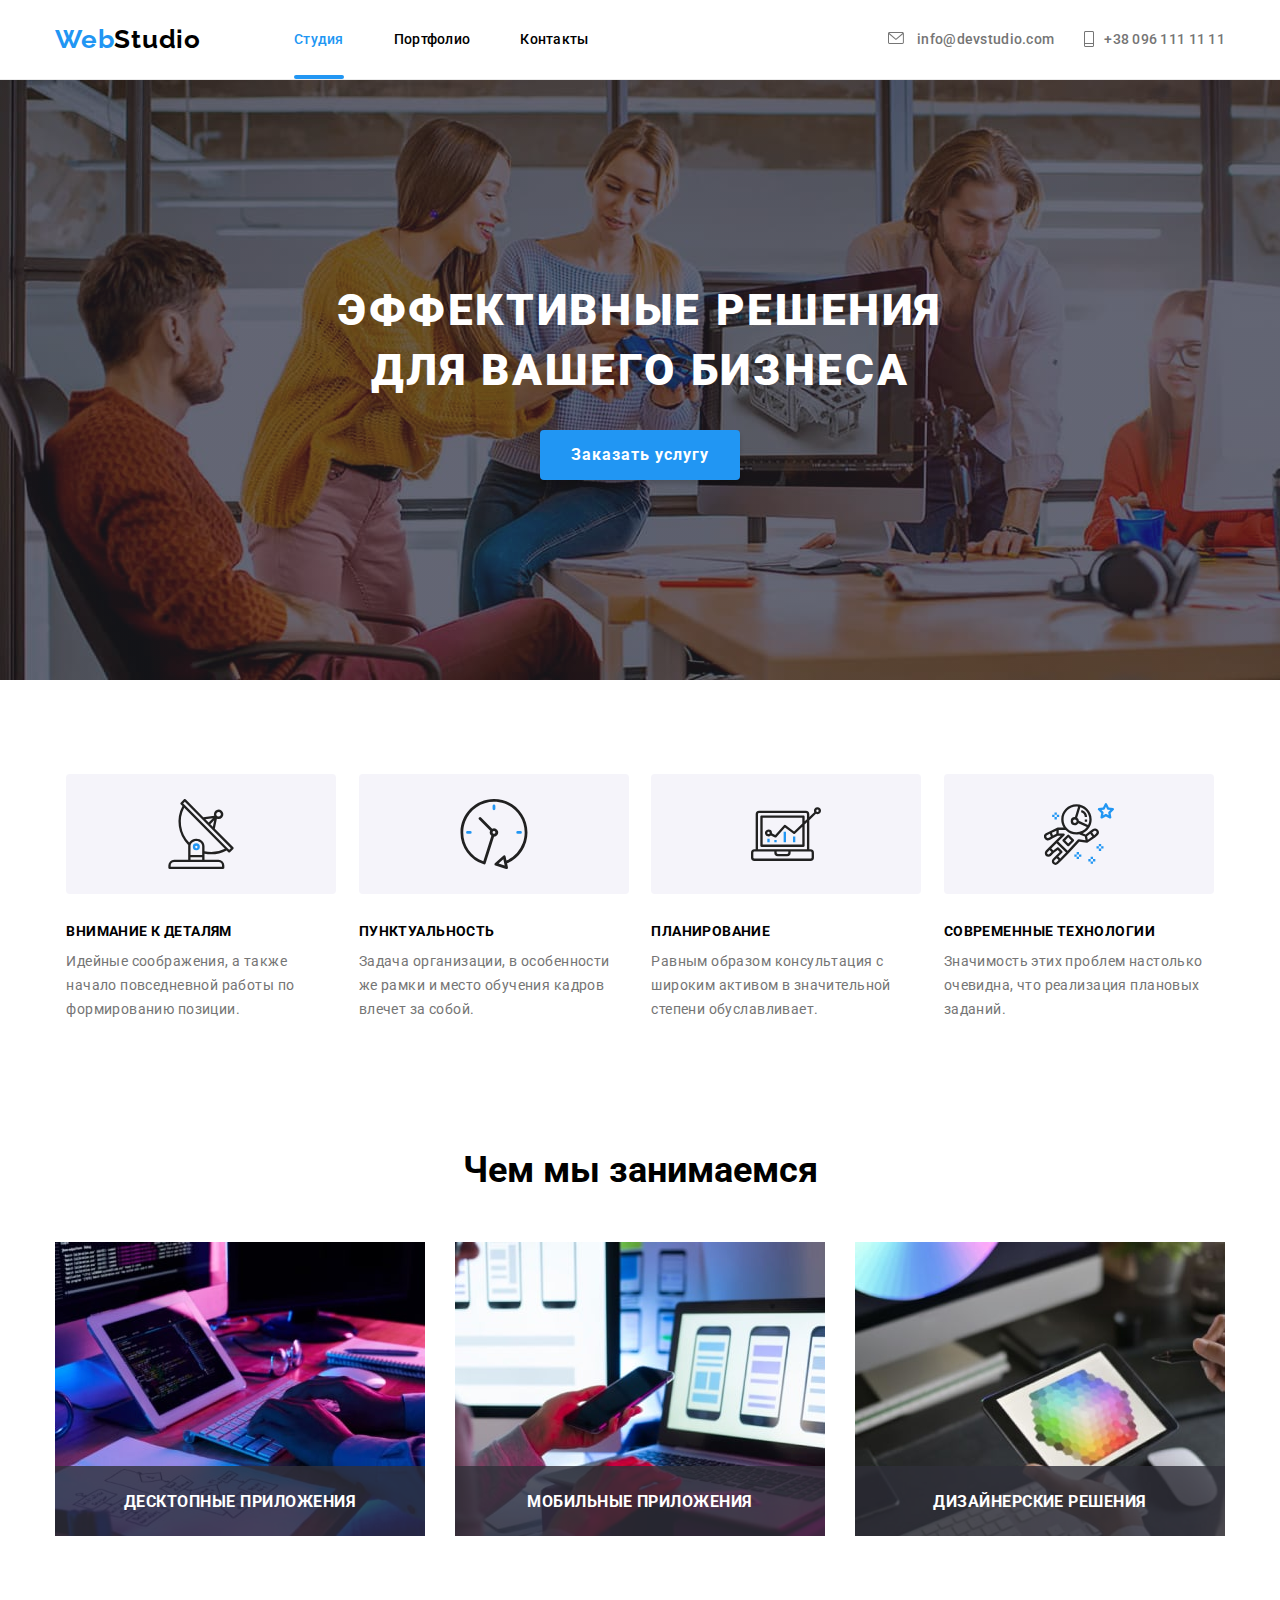
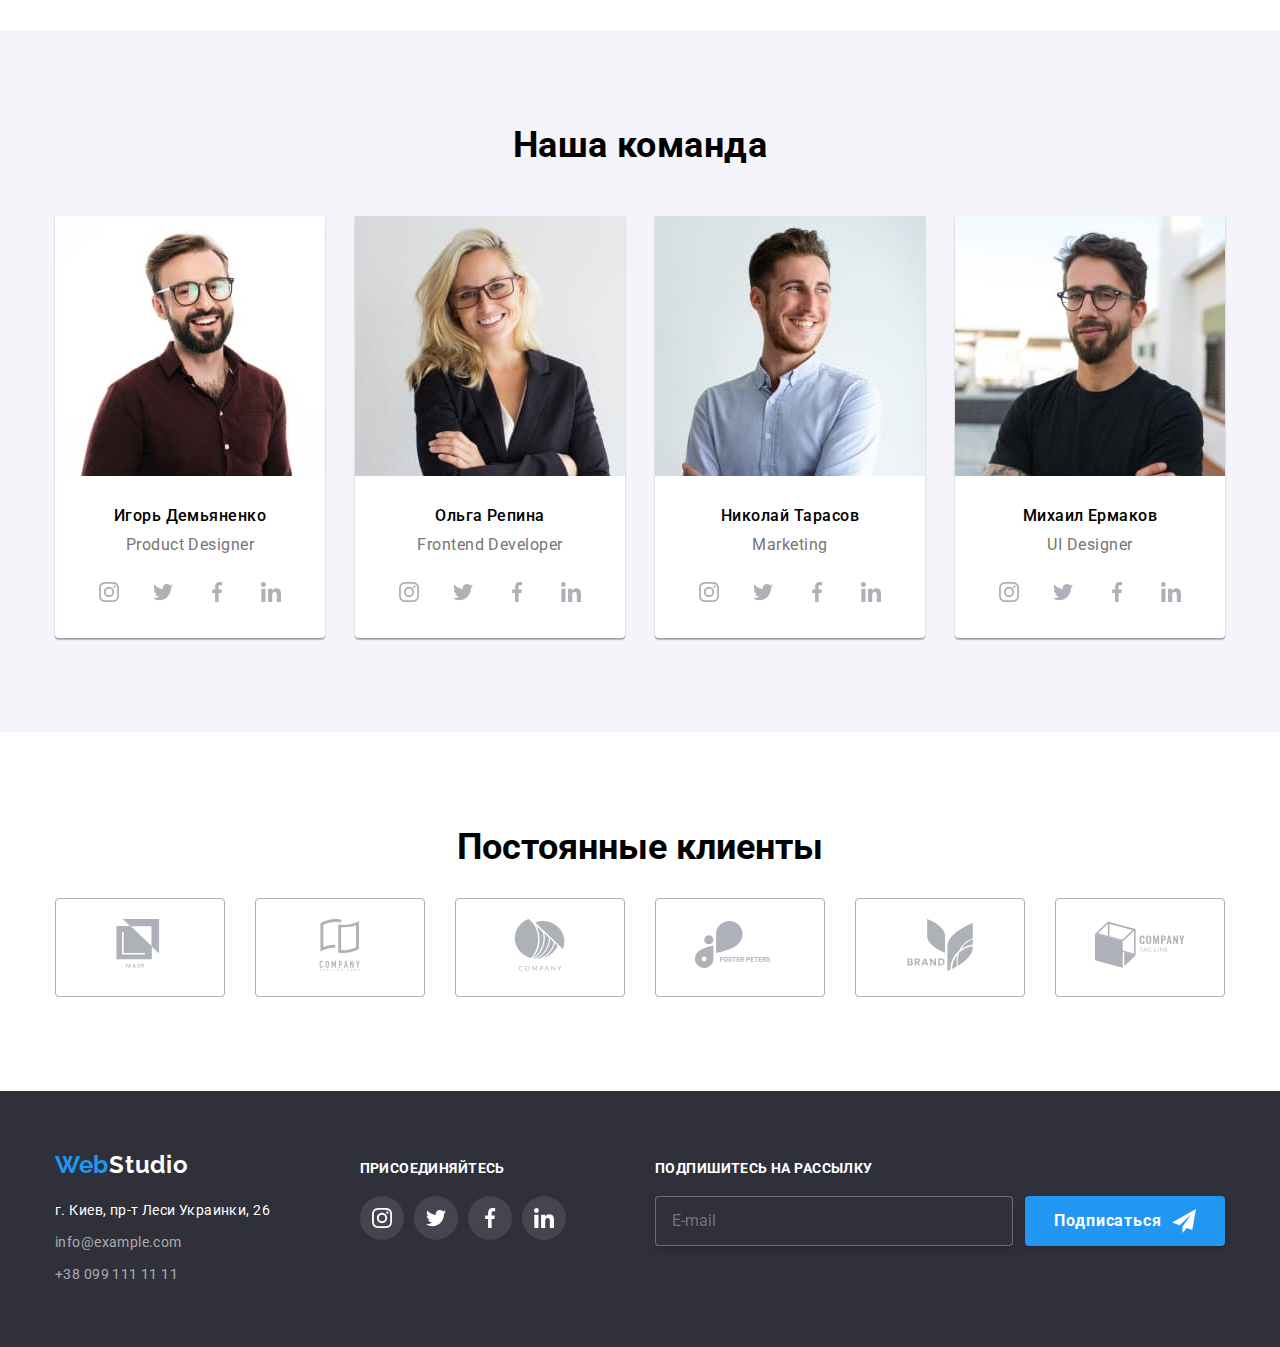
<file: index.html>
<!DOCTYPE html>
<html lang="ru">
  <head>
    <meta charset="UTF-8" />
    <meta name="viewport" content="width=device-width, initial-scale=1.0" />
    <title>Web Studio</title>
    <link rel="preconnect" href="https://fonts.gstatic.com" />
    <link
      href="https://fonts.googleapis.com/css2?family=Oleo+Script&family=Raleway:wght@700&family=Roboto:wght@400;500;700;900&display=swap"
      rel="stylesheet"
    />
    <link rel="stylesheet" href="./css/normalize.css" />
    <link rel="stylesheet" href="./css/main.min.css" />
  </head>
  <body>
    <header class="header">
      <div class="container">
        <a
          class="logotype-header"
          href="/"
          aria-label="логотип сайта"
          lang="en"
        >
          Web<span class="part-logo">Studio</span>
        </a>
        <button type="button" class="menu-button" data-menu-button>
          <svg
            class="menu-icon"
            aria-label="переключатель меню навигации"
            aria-expanded="false"
            aria-controls="menu-container"
          >
            <use class="icon-cross" href="./images/symbol-defs.svg#cross"></use>
            <use class="icon-menu" href="./images/symbol-defs.svg#menu"></use>
          </svg>
        </button>
        <div class="menu-container" id="menu-container" data-menu>
          <nav class="navigation">
            <ul class="navigation-list">
              <li class="navigation-list-item">
                <a class="navigation-list-link current" href="./index.html">
                  Студия
                </a>
              </li>
              <li class="navigation-list-item">
                <a class="navigation-list-link" href="./portfolio.html">
                  Портфолио
                </a>
              </li>
              <li class="navigation-list-item">
                <a class="navigation-list-link" href="#">Контакты</a>
              </li>
            </ul>
          </nav>
          <address class="adress">
            <a class="header-mail" href="mailto:info@devstudio.com">
              <svg class="link-tel">
                <use href="./images/symbol-defs.svg#icon-envelope"></use>
              </svg>
              info@devstudio.com
            </a>
            <a class="header-tel" href="tel:+380961111111">
              <svg class="link-mail">
                <use href="./images/symbol-defs.svg#icon-telephone"></use>
              </svg>
              +38 096 111 11 11
            </a>
          </address>
        </div>
      </div>
    </header>
    <main>
      <!--hero-->
      <div class="overlay">
        <div class="container">
          <section class="hero-section">
            <div class="hero-section-description">
              <div class="banner">
                <h1 class="hero-title">
                  Эффективные решения <br />
                  для вашего бизнеса
                </h1>
              </div>
              <button data-modal-open class="main-btn" type="button">
                Заказать услугу
              </button>
            </div>
          </section>
        </div>
      </div>
      <!--our preferences-->
      <section class="about-section">
        <h2 class="about-title visually-hidden">Наши преимущества</h2>
        <ul class="about-list container">
          <li class="about-title-item icon-antenna">
            <h3 class="about-title-idea">Внимание к деталям</h3>
            <p class="about-title-description">
              Идейные соображения, а также начало повседневной работы по
              формированию позиции.
            </p>
          </li>
          <li class="about-title-item icon-clock">
            <h3 class="about-title-idea">Пунктуальность</h3>
            <p class="about-title-description">
              Задача организации, в особенности же рамки и место обучения кадров
              влечет за собой.
            </p>
          </li>
          <li class="about-title-item icon-diagram">
            <h3 class="about-title-idea">Планирование</h3>
            <p class="about-title-description">
              Равным образом консультация с широким активом в значительной
              степени обуславливает.
            </p>
          </li>
          <li class="about-title-item icon-astronavt">
            <h3 class="about-title-idea">Современные технологии</h3>
            <p class="about-title-description">
              Значимость этих проблем настолько очевидна, что реализация
              плановых заданий.
            </p>
          </li>
        </ul>
      </section>
      <!--Чем занимаемся-->
      <section class="work-list">
        <div class="container">
          <h2 class="work-list-title">Чем мы занимаемся</h2>
          <ul class="work-list-example">
            <li class="work-list-item">
              <img
                src="./images/write.jpg"
                alt="пишем текст"
                width="370"
                height="294"
              />
              <p class="label-work">Десктопные приложения</p>
            </li>
            <li class="work-list-item">
              <img
                src="./images/code.jpg"
                alt="создаем код"
                width="370"
                height="294"
              />
              <p class="label-work">Мобильные приложения</p>
            </li>
            <li class="work-list-item">
              <img
                src="./images/paint.jpg"
                alt="делаем графику"
                width="370"
                height="294"
              />
              <p class="label-work">Дизайнерские решения</p>
            </li>
          </ul>
        </div>
      </section>
      <!--our group-->
      <section class="worker-groupe">
        <div class="container">
          <h2 class="worker-groupe-title">Наша команда</h2>
          <ul class="worker-groupe-list">
            <li class="worker-groupe-item">
              <div class="worker-item">
                <picture class="worker-photos">
                  <source
                    srcset="
                      ./images/team/person1-desktop.jpg    1x,
                      ./images/team/person1-desktop@2x.jpg 2x
                    "
                    media="(min-width: 1200px)"
                  />
                  <source
                    srcset="
                      ./images/team/person1-tablet.jpg    1x,
                      ./images/team/person1-tablet@2x.jpg 2x
                    "
                    media="(min-width: 768px)"
                  />
                  <source
                    srcset="
                      ./images/team/person1-mobile.jpg    1x,
                      ./images/team/person1-mobile@2x.jpg 2x
                    "
                    media="(min-width: 320px)"
                  />
                  <img
                    src="./images/team/person1-mobile.jpg"
                    alt="фото игоря"
                  />
                </picture>
                <h3 class="worker-element">Игорь Демьяненко</h3>
                <p class="work-position">Product Designer</p>
                <ul class="social-links">
                  <li class="social-link">
                    <a class="social-link-item" href="">
                      <svg class="icon-social">
                        <use
                          href="./images/symbol-defs.svg#icon-instagram"
                        ></use>
                      </svg>
                    </a>
                  </li>
                  <li class="social-link">
                    <a class="social-link-item" href="">
                      <svg class="icon-social">
                        <use href="./images/symbol-defs.svg#icon-twitter"></use>
                      </svg>
                    </a>
                  </li>
                  <li class="social-link">
                    <a class="social-link-item" href="">
                      <svg class="icon-social">
                        <use
                          href="./images/symbol-defs.svg#icon-facebook"
                        ></use>
                      </svg>
                    </a>
                  </li>
                  <li class="social-link">
                    <a class="social-link-item" href="">
                      <svg class="icon-social">
                        <use
                          href="./images/symbol-defs.svg#icon-linkedin"
                        ></use>
                      </svg>
                    </a>
                  </li>
                </ul>
              </div>
            </li>
            <li class="worker-groupe-item">
              <div class="worker-item">
                <picture class="worker-photos">
                  <source
                    srcset="
                      ./images/team/person2-desktop.jpg    1x,
                      ./images/team/person2-desktop@2x.jpg 2x
                    "
                    media="(min-width: 1200px)"
                  />
                  <source
                    srcset="
                      ./images/team/person2-tablet.jpg    1x,
                      ./images/team/person2-tablet@2x.jpg 2x
                    "
                    media="(min-width: 768px)"
                  />
                  <source
                    srcset="
                      ./images/team/person2-mobile.jpg    1x,
                      ./images/team/person2-mobile@2x.jpg 2x
                    "
                    media="(min-width: 320px)"
                  />
                  <img
                    src="./images/team/person2-mobile.jpg"
                    alt="фото ольги"
                  />
                </picture>

                <h3 class="worker-element">Ольга Репина</h3>
                <p class="work-position">Frontend Developer</p>
                <ul class="social-links">
                  <li class="social-link">
                    <a class="social-link-item" href="">
                      <svg class="icon-social">
                        <use
                          href="./images/symbol-defs.svg#icon-instagram"
                        ></use>
                      </svg>
                    </a>
                  </li>
                  <li class="social-link">
                    <a class="social-link-item" href="">
                      <svg class="icon-social">
                        <use href="./images/symbol-defs.svg#icon-twitter"></use>
                      </svg>
                    </a>
                  </li>
                  <li class="social-link">
                    <a class="social-link-item" href="">
                      <svg class="icon-social">
                        <use
                          href="./images/symbol-defs.svg#icon-facebook"
                        ></use>
                      </svg>
                    </a>
                  </li>
                  <li class="social-link">
                    <a class="social-link-item" href="">
                      <svg class="icon-social">
                        <use
                          href="./images/symbol-defs.svg#icon-linkedin"
                        ></use>
                      </svg>
                    </a>
                  </li>
                </ul>
              </div>
            </li>
            <li class="worker-groupe-item">
              <div class="worker-item">
                <picture class="worker-photos">
                  <source
                    srcset="
                      ./images/team/person3-desktop.jpg    1x,
                      ./images/team/person3-desktop@2x.jpg 2x
                    "
                    media="(min-width: 1200px)"
                  />
                  <source
                    srcset="
                      ./images/team/person3-tablet.jpg    1x,
                      ./images/team/person3-tablet@2x.jpg 2x
                    "
                    media="(min-width: 768px)"
                  />
                  <source
                    srcset="
                      ./images/team/person3-mobile.jpg    1x,
                      ./images/team/person3-mobile@2x.jpg 2x
                    "
                    media="(min-width: 320px)"
                  />
                  <img
                    src="./images/team/person3-mobile.jpg"
                    alt="фото николая"
                  />
                </picture>
                <h3 class="worker-element">Николай Тарасов</h3>
                <p class="work-position">Marketing</p>
                <ul class="social-links">
                  <li class="social-link">
                    <a class="social-link-item" href="">
                      <svg class="icon-social">
                        <use
                          href="./images/symbol-defs.svg#icon-instagram"
                        ></use>
                      </svg>
                    </a>
                  </li>
                  <li class="social-link">
                    <a class="social-link-item" href="">
                      <svg class="icon-social">
                        <use href="./images/symbol-defs.svg#icon-twitter"></use>
                      </svg>
                    </a>
                  </li>
                  <li class="social-link">
                    <a class="social-link-item" href="">
                      <svg class="icon-social">
                        <use
                          href="./images/symbol-defs.svg#icon-facebook"
                        ></use>
                      </svg>
                    </a>
                  </li>
                  <li class="social-link">
                    <a class="social-link-item" href="">
                      <svg class="icon-social">
                        <use
                          href="./images/symbol-defs.svg#icon-linkedin"
                        ></use>
                      </svg>
                    </a>
                  </li>
                </ul>
              </div>
            </li>
            <li class="worker-groupe-item">
              <div class="worker-item">
                <picture class="worker-photos">
                  <source
                    srcset="
                      ./images/team/person4-desktop.jpg    1x,
                      ./images/team/person4-desktop@2x.jpg 2x
                    "
                    media="(min-width: 1200px)"
                  />
                  <source
                    srcset="
                      ./images/team/person4-tablet.jpg    1x,
                      ./images/team/person4-tablet@2x.jpg 2x
                    "
                    media="(min-width: 768px)"
                  />
                  <source
                    srcset="
                      ./images/team/person4-mobile.jpg    1x,
                      ./images/team/person4-mobile@2x.jpg 2x
                    "
                    media="(min-width: 320px)"
                  />
                  <img
                    src="./images/team/person4-mobile.jpg"
                    alt="фото михаила"
                  />
                </picture>
                <!-- <img
                  srcset="
                    ./images/team/person4-mobile.jpg   450w,
                    ./images/team/person4-tablet.jpg   900w,
                    ./images/team/person4-desktop.jpg 1350w
                  "
                  src="./images/team/person4-mobile.jpg "
                  sizes="(min-width: 1200px) 270px, 
                (min-width: 768px) 354px, 
                (min-width: 480px) 450px"
                  alt="фото михаила"
                /> -->
                <h3 class="worker-element">Михаил Ермаков</h3>
                <p class="work-position">UI Designer</p>
                <ul class="social-links">
                  <li class="social-link">
                    <a class="social-link-item" href="">
                      <svg class="icon-social">
                        <use
                          href="./images/symbol-defs.svg#icon-instagram"
                        ></use>
                      </svg>
                    </a>
                  </li>
                  <li class="social-link">
                    <a class="social-link-item" href="">
                      <svg class="icon-social">
                        <use href="./images/symbol-defs.svg#icon-twitter"></use>
                      </svg>
                    </a>
                  </li>
                  <li class="social-link">
                    <a class="social-link-item" href="">
                      <svg class="icon-social">
                        <use
                          href="./images/symbol-defs.svg#icon-facebook"
                        ></use>
                      </svg>
                    </a>
                  </li>
                  <li class="social-link">
                    <a class="social-link-item" href="">
                      <svg class="icon-social">
                        <use
                          href="./images/symbol-defs.svg#icon-linkedin"
                        ></use>
                      </svg>
                    </a>
                  </li>
                </ul>
              </div>
            </li>
          </ul>
        </div>
      </section>
      <section class="clients">
        <div class="container">
          <h2 class="clients-title">Постоянные клиенты</h2>
          <ul class="clients-list">
            <li class="clients-list-item">
              <a class="client-link" href="/">
                <svg class="client-icon">
                  <use href="./images/symbol-defs.svg#icon-logo-1"></use>
                </svg>
              </a>
            </li>

            <li class="clients-list-item">
              <a class="client-link" href="">
                <svg class="client-icon">
                  <use href="./images/symbol-defs.svg#icon-logo-2"></use>
                </svg>
              </a>
            </li>
            <li class="clients-list-item">
              <a class="client-link" href="">
                <svg class="client-icon">
                  <use href="./images/symbol-defs.svg#icon-logo-3"></use>
                </svg>
              </a>
            </li>
            <li class="clients-list-item">
              <a class="client-link" href="">
                <svg class="client-icon">
                  <use href="./images/symbol-defs.svg#icon-logo-4"></use>
                </svg>
              </a>
            </li>
            <li class="clients-list-item">
              <a class="client-link" href="">
                <svg class="client-icon">
                  <use href="./images/symbol-defs.svg#icon-logo-5"></use>
                </svg>
              </a>
            </li>
            <li class="clients-list-item">
              <a class="client-link" href="">
                <svg class="client-icon">
                  <use href="./images/symbol-defs.svg#icon-logo-6"></use>
                </svg>
              </a>
            </li>
          </ul>
        </div>
      </section>
      <div class="backdrop is-hidden" data-modal>
        <div class="modal">
          <button data-modal-close class="modal-button">
            <svg class="icon-btn-close">
              <use href="./images/symbol-defs.svg#icon-close"></use>
            </svg>
          </button>
          <h2 class="modal-title">Оставьте свои данные, мы вам перезвоним</h2>

          <form class="name-form">
            <label class="form-label">
              Имя
              <input class="form-input" type="text" name="name" autofocus />
              <span class="icon-input">
                <svg class="icon-input-card">
                  <use
                    href="./images/symbol-defs.svg#icon-person"
                  ></use></svg></span
            ></label>
            <label class="form-label">
              Телефон
              <input class="form-input" type="tel" name="tel" />
              <span class="icon-input">
                <svg class="icon-input-card">
                  <use href="./images/symbol-defs.svg#icon-phone"></use></svg
              ></span>
            </label>
            <label class="form-label">
              Почта
              <input
                class="form-input"
                type="email"
                name="email"
                autocomplete="off" /><span class="icon-input">
                <svg class="icon-input-card">
                  <use
                    href="./images/symbol-defs.svg#icon-mail"
                  ></use></svg></span
            ></label>
            <div class="field-form">
              <label class="form-label-textarea"> Комментарий </label>
              <textarea
                class="form-input-textarea"
                name="comment"
                rows="7"
                placeholder="Введите текст"
              ></textarea>
            </div>
            <label class="agreement-label">
              <input
                class="agreement-input"
                type="checkbox"
                name="agreement"
                value="agreement"
              />
              <span class="icon-cheked">
                <svg class="icon-cheked-card">
                  <use href="./images/symbol-defs.svg#icon-check"></use></svg
              ></span>
              <span>Соглашаюсь с рассылкой и принимаю</span>
              <a href="" class="form-agreement"> Условия договора </a>
            </label>

            <button class="main-btn" type="submit">Отправить</button>
          </form>
        </div>
      </div>
    </main>
    <footer class="footer-main">
      <div class="container">
        <div class="footer-section">
          <a
            class="logotype-footer"
            href="/"
            aria-label="логотип сайта"
            lang="en"
            >Web<span class="footer-part-logo">Studio</span>
          </a>
          <address class="adress">
            <ul class="footer-adress">
              <li class="footer-adress-link">
                <a class="footer-adress-map" href=""
                  >г. Киев, пр-т Леси Украинки, 26
                </a>
              </li>
              <li class="footer-adress-link">
                <a class="footer-adress-mail" href="info@example.com"
                  >info@example.com
                </a>
              </li>
              <li class="footer-adress-link">
                <a class="footer-adress-call" href="tel:+380991111111"
                  >+38 099 111 11 11
                </a>
              </li>
            </ul>
          </address>
        </div>
        <div class="social-link-list">
          <p class="invitation">присоединяйтесь</p>
          <ul class="social-links">
            <li class="social-link">
              <a class="social-link-item" href="">
                <svg class="icon-social">
                  <use href="./images/symbol-defs.svg#icon-instagram"></use>
                </svg>
              </a>
            </li>
            <li class="social-link">
              <a class="social-link-item" href="">
                <svg class="icon-social">
                  <use href="./images/symbol-defs.svg#icon-twitter"></use>
                </svg>
              </a>
            </li>
            <li class="social-link">
              <a class="social-link-item" href="">
                <svg class="icon-social">
                  <use href="./images/symbol-defs.svg#icon-facebook"></use>
                </svg>
              </a>
            </li>
            <li class="social-link">
              <a class="social-link-item" href="">
                <svg class="icon-social">
                  <use href="./images/symbol-defs.svg#icon-linkedin"></use>
                </svg>
              </a>
            </li>
          </ul>
        </div>
        <div class="form-list">
          <form class="footer-form" autocomplete="off">
            <label class="footer-form-label">
              Подпишитесь на рассылку
              <input
                class="footer-form-input"
                type="email"
                name="email"
                placeholder="E-mail"
              />
            </label>
            <button class="main-btn" type="submit">Подписаться</button>
          </form>
        </div>
      </div>
    </footer>
    <script src="./js/modal.js"></script>
    <script src="./js/menu.js"></script>
  </body>
</html>
</file>
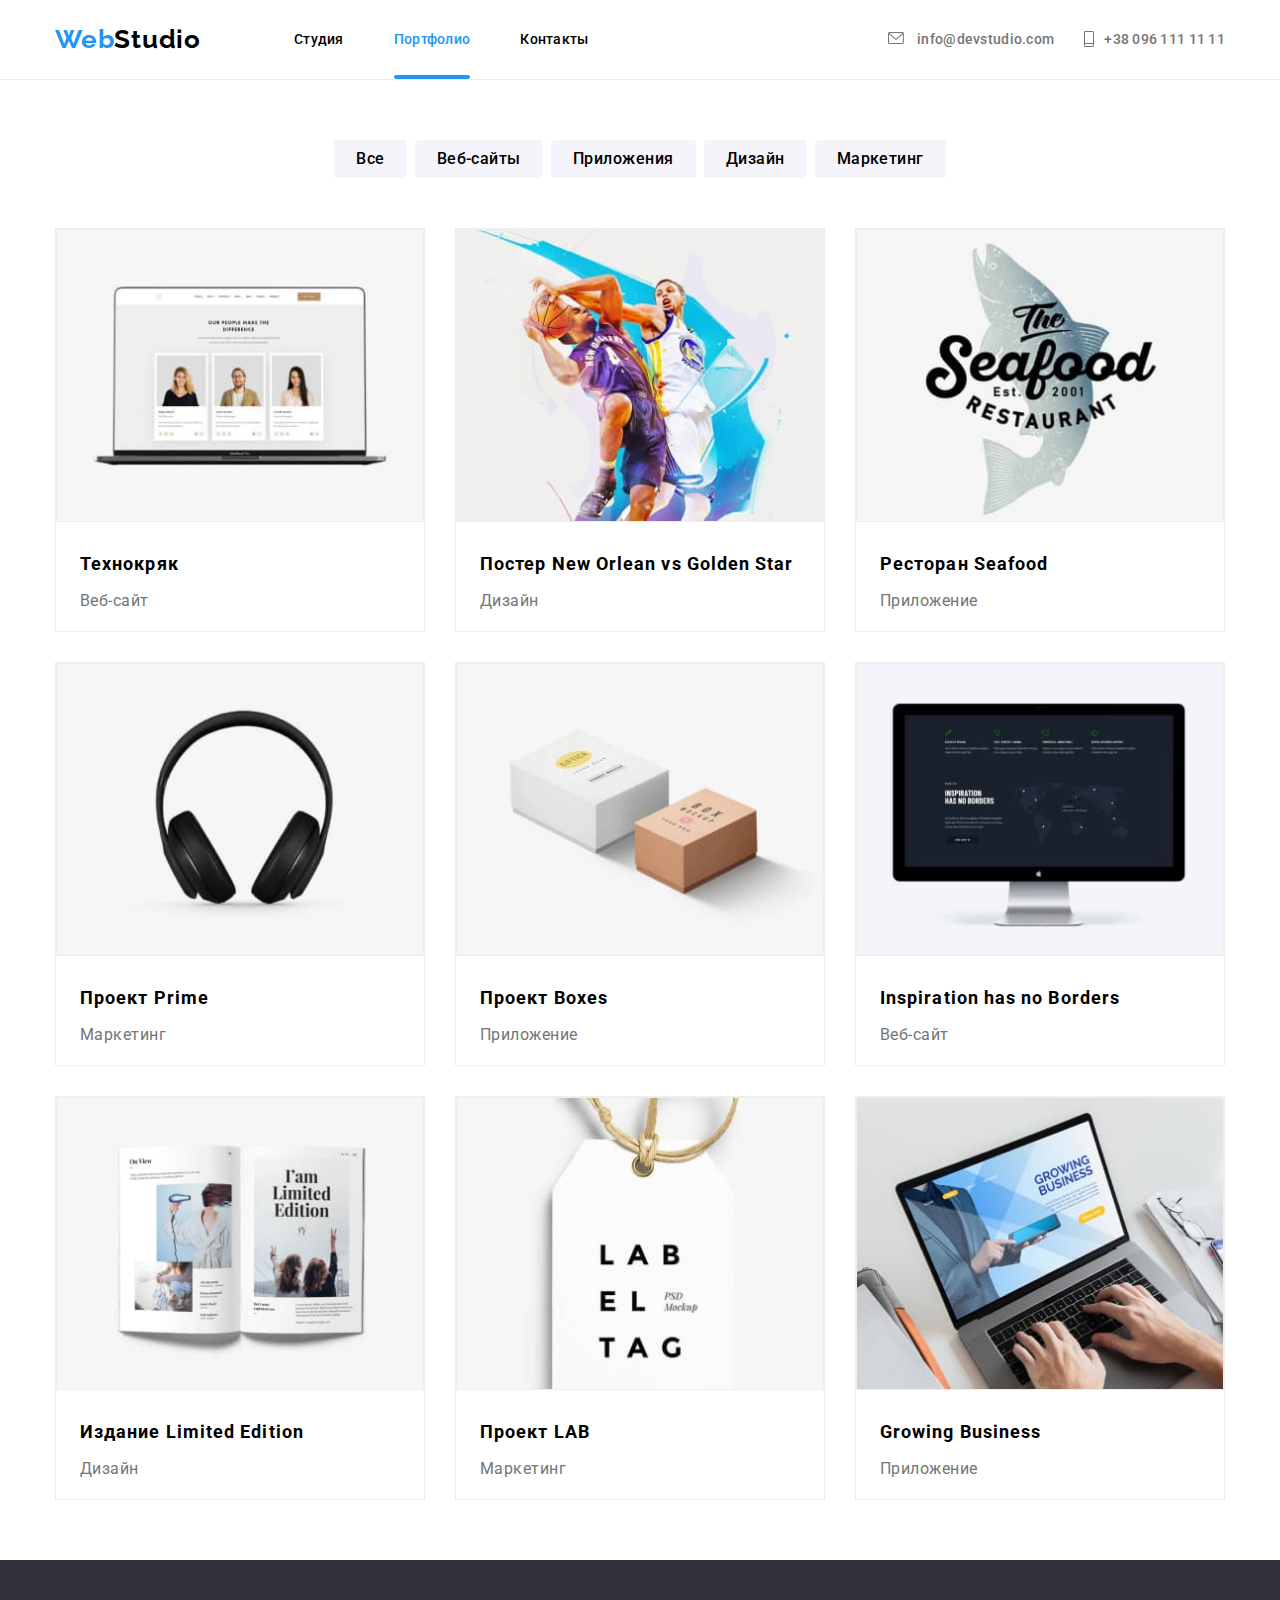
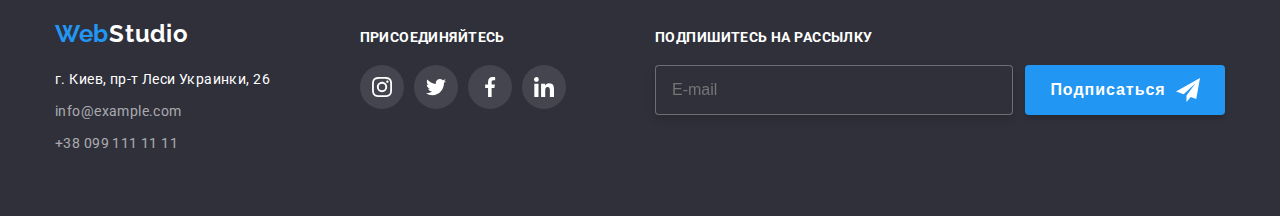
<file: portfolio.html>
<!DOCTYPE html>
<html lang="en">
  <head>
    <meta charset="UTF-8" />
    <meta name="viewport" content="width=device-width, initial-scale=1.0" />
    <title>Портфолио</title>
    <link rel="preconnect" href="https://fonts.gstatic.com" />
    <link
      href="https://fonts.googleapis.com/css2?family=Oleo+Script&family=Raleway:wght@700&family=Roboto:wght@400;500;700;900&display=swap"
      rel="stylesheet"
    />
    <link rel="normalize" href="./css/normalize.css" />
    <link rel="stylesheet" href="./css/portfolio.min.css" />
  </head>
  <body>
    <header class="header">
      <div class="container">
        <a
          class="logotype-header"
          href="/"
          aria-label="логотип сайта"
          lang="en"
        >
          Web<span class="part-logo">Studio</span>
        </a>
        <button type="button" class="menu-button" data-menu-button>
          <svg
            class="menu-icon"
            aria-label="переключатель меню навигации"
            aria-expanded="false"
            aria-controls="menu-container"
          >
            <use class="icon-cross" href="./images/symbol-defs.svg#cross"></use>
            <use class="icon-menu" href="./images/symbol-defs.svg#menu"></use>
          </svg>
        </button>
        <div class="menu-container" id="menu-container" data-menu>
          <nav class="navigation">
            <ul class="navigation-list">
              <li class="navigation-list-item">
                <a class="navigation-list-link" href="./index.html"> Студия </a>
              </li>
              <li class="navigation-list-item">
                <a class="navigation-list-link current" href="./portfolio.html">
                  Портфолио
                </a>
              </li>
              <li class="navigation-list-item">
                <a class="navigation-list-link" href="#">Контакты</a>
              </li>
            </ul>
          </nav>
          <address class="adress">
            <a class="header-mail" href="mailto:info@devstudio.com">
              <svg class="link-tel">
                <use href="./images/symbol-defs.svg#icon-envelope"></use>
              </svg>
              info@devstudio.com
            </a>
            <a class="header-tel" href="tel:+380961111111">
              <svg class="link-mail">
                <use href="./images/symbol-defs.svg#icon-telephone"></use>
              </svg>
              +38 096 111 11 11
            </a>
          </address>
        </div>
      </div>
    </header>
    <main>
      <section class="product-list">
        <!--to hide name of section-->
        <h1 class="product-title visually-hidden">Наши проекты</h1>
        <div class="container">
          <ul class="btn-list">
            <li class="btn-list-item">
              <button class="btn-list-title" type="button">Все</button>
            </li>
            <li class="btn-list-item">
              <button class="btn-list-title" type="button">Веб-сайты</button>
            </li>
            <li class="btn-list-item">
              <button class="btn-list-title" type="button">Приложения</button>
            </li>
            <li class="btn-list-item">
              <button class="btn-list-title" type="button">Дизайн</button>
            </li>
            <li class="btn-list-item">
              <button class="btn-list-title" type="button">Маркетинг</button>
            </li>
          </ul>
          <ul class="project-list">
            <li class="project-list-item">
              <a class="project-list-item-link" href="">
                <div class="project-thumb">
                  <picture class="project-card">
                    <source
                      srcset="
                        ./images/portfolio-img/portfolio-desktop-1.jpg    1x,
                        ./images/portfolio-img/portfolio-desktop-1@2x.jpg 2x
                      "
                      media="(min-width: 1200px)"
                    />
                    <source
                      srcset="
                        ./images/portfolio-img/portfolio-tablet-1.jpg    1x,
                        ./images/portfolio-img/portfolio-tablet-1@2x.jpg 2x
                      "
                      media="(min-width: 768px)"
                    />
                    <source
                      srcset="
                        ./images/portfolio-img/portfolio-mobile-1.jpg    1x,
                        ./images/portfolio-img/portfolio-mobile-1@2x.jpg 2x
                      "
                      media="(min-width: 320px)"
                    />
                    <img
                      src="./images/portfolio-img/portfolio-mobile-1.jpg"
                      alt="ноутбук с изображениями проектов"
                    />
                  </picture>
                  <p class="overlay-project">
                    Технокряк это современная площадка распространения
                    коронавируса. Компании используют эту платформу для
                    цифрового шпионажа и атак на защищённые сервера конкурентов.
                  </p>
                </div>
                <div class="project-item">
                  <h2 class="project-title">Технокряк</h2>
                  <p class="project-description">Веб-сайт</p>
                </div>
              </a>
            </li>
            <li class="project-list-item">
              <a class="project-list-item-link" href="#">
                <div class="project-thumb">
                  <picture class="project-card">
                    <source
                      srcset="
                        ./images/portfolio-img/portfolio-desktop-2.jpg    1x,
                        ./images/portfolio-img/portfolio-desktop-2@2x.jpg 2x
                      "
                      media="(min-width: 1200px)"
                    />
                    <source
                      srcset="
                        ./images/portfolio-img/portfolio-tablet-2.jpg    1x,
                        ./images/portfolio-img/portfolio-tablet-2@2x.jpg 2x
                      "
                      media="(min-width: 768px)"
                    />
                    <source
                      srcset="
                        ./images/portfolio-img/portfolio-mobile-2.jpg    1x,
                        ./images/portfolio-img/portfolio-mobile-2@2x.jpg 2x
                      "
                      media="(min-width: 320px)"
                    />
                    <img
                      src="./images/portfolio-img/portfolio-mobile-2.jpg"
                      alt="спортсмены с мячом"
                    />
                  </picture>

                  <p class="overlay-project">
                    Технокряк это современная площадка распространения
                    коронавируса. Компании используют эту платформу для
                    цифрового шпионажа и атак на защищённые сервера конкурентов.
                  </p>
                </div>
                <div class="project-item secondary">
                  <h2 class="project-title">
                    Постер New Orlean vs Golden Star
                  </h2>
                  <p class="project-description">Дизайн</p>
                </div>
              </a>
            </li>
            <li class="project-list-item">
              <a class="project-list-item-link" href="#">
                <div class="project-thumb">
                  <picture class="project-card">
                    <source
                      srcset="
                        ./images/portfolio-img/portfolio-desktop-3.jpg    1x,
                        ./images/portfolio-img/portfolio-desktop-3@2x.jpg 2x
                      "
                      media="(min-width: 1200px)"
                    />
                    <source
                      srcset="
                        ./images/portfolio-img/portfolio-tablet-3.jpg    1x,
                        ./images/portfolio-img/portfolio-tablet-3@2x.jpg 2x
                      "
                      media="(min-width: 768px)"
                    />
                    <source
                      srcset="
                        ./images/portfolio-img/portfolio-mobile-3.jpg    1x,
                        ./images/portfolio-img/portfolio-mobile-3@2x.jpg 2x
                      "
                      media="(min-width: 320px)"
                    />
                    <img
                      src="./images/portfolio-img/portfolio-mobile-3jpg"
                      alt="постер с надписью названия ресторана"
                    />
                  </picture>

                  <p class="overlay-project">текст</p>
                </div>
                <div class="project-item">
                  <h2 class="project-title">Ресторан Seafood</h2>
                  <p class="project-description">Приложение</p>
                </div>
              </a>
            </li>
            <li class="project-list-item">
              <a class="project-list-item-link" href="">
                <div class="project-thumb">
                  <picture class="project-card">
                    <source
                      srcset="
                        ./images/portfolio-img/portfolio-desktop-4.jpg    1x,
                        ./images/portfolio-img/portfolio-desktop-4@2x.jpg 2x
                      "
                      media="(min-width: 1200px)"
                    />
                    <source
                      srcset="
                        ./images/portfolio-img/portfolio-tablet-4.jpg    1x,
                        ./images/portfolio-img/portfolio-tablet-4@2x.jpg 2x
                      "
                      media="(min-width: 768px)"
                    />
                    <source
                      srcset="
                        ./images/portfolio-img/portfolio-mobile-4.jpg    1x,
                        ./images/portfolio-img/portfolio-mobile-4@2x.jpg 2x
                      "
                      media="(min-width: 320px)"
                    />
                    <img
                      src="./images/portfolio-img/portfolio-mobile-4.jpg"
                      alt="наушники"
                    />
                  </picture>

                  <p class="overlay-project">текст</p>
                </div>
                <div class="project-item">
                  <h2 class="project-title">Проект Prime</h2>
                  <p class="project-description">Маркетинг</p>
                </div>
              </a>
            </li>
            <li class="project-list-item">
              <a class="project-list-item-link" href="#">
                <div class="project-thumb">
                  <picture class="project-card">
                    <source
                      srcset="
                        ./images/portfolio-img/portfolio-desktop-5.jpg    1x,
                        ./images/portfolio-img/portfolio-desktop-5@2x.jpg 2x
                      "
                      media="(min-width: 1200px)"
                    />
                    <source
                      srcset="
                        ./images/portfolio-img/portfolio-tablet-5.jpg    1x,
                        ./images/portfolio-img/portfolio-tablet-5@2x.jpg 2x
                      "
                      media="(min-width: 768px)"
                    />
                    <source
                      srcset="
                        ./images/portfolio-img/portfolio-mobile-5.jpg    1x,
                        ./images/portfolio-img/portfolio-mobile-5@2x.jpg 2x
                      "
                      media="(min-width: 320px)"
                    />
                    <img
                      src="./images/portfolio-img/portfolio-mobile-5.jpg"
                      alt="коробки"
                    />
                  </picture>

                  <p class="overlay-project">текст</p>
                </div>
                <div class="project-item">
                  <h2 class="project-title">Проект Boxes</h2>
                  <p class="project-description">Приложение</p>
                </div>
              </a>
            </li>
            <li class="project-list-item">
              <a class="project-list-item-link" href="#">
                <div class="project-thumb">
                  <picture class="project-card">
                    <source
                      srcset="
                        ./images/portfolio-img/portfolio-desktop-6.jpg    1x,
                        ./images/portfolio-img/portfolio-desktop-6@2x.jpg 2x
                      "
                      media="(min-width: 1200px)"
                    />
                    <source
                      srcset="
                        ./images/portfolio-img/portfolio-tablet-6.jpg    1x,
                        ./images/portfolio-img/portfolio-tablet-6@2x.jpg 2x
                      "
                      media="(min-width: 768px)"
                    />
                    <source
                      srcset="
                        ./images/portfolio-img/portfolio-mobile-6.jpg    1x,
                        ./images/portfolio-img/portfolio-mobile-6@2x.jpg 2x
                      "
                      media="(min-width: 320px)"
                    />
                    <img
                      src="./images/portfolio-img/portfolio-mobile-6.jpg"
                      alt="экран компьютера"
                    />
                  </picture>

                  <p class="overlay-project">текст</p>
                </div>
                <div class="project-item">
                  <h2 class="project-title">Inspiration has no Borders</h2>
                  <p class="project-description">Веб-сайт</p>
                </div>
              </a>
            </li>
            <li class="project-list-item">
              <a class="project-list-item-link" href="#">
                <div class="project-thumb">
                  <picture class="project-card">
                    <source
                      srcset="
                        ./images/portfolio-img/portfolio-desktop-7.jpg    1x,
                        ./images/portfolio-img/portfolio-desktop-7@2x.jpg 2x
                      "
                      media="(min-width: 1200px)"
                    />
                    <source
                      srcset="
                        ./images/portfolio-img/portfolio-tablet-7.jpg    1x,
                        ./images/portfolio-img/portfolio-tablet-7@2x.jpg 2x
                      "
                      media="(min-width: 768px)"
                    />
                    <source
                      srcset="
                        ./images/portfolio-img/portfolio-mobile-7.jpg    1x,
                        ./images/portfolio-img/portfolio-mobile-7@2x.jpg 2x
                      "
                      media="(min-width: 320px)"
                    />
                    <img
                      src="./images/portfolio-img/portfolio-mobile-7.jpg"
                      alt="развернутый журнал"
                    />
                  </picture>

                  <p class="overlay-project">текст</p>
                </div>
                <div class="project-item">
                  <h2 class="project-title">Издание Limited Edition</h2>
                  <p class="project-description">Дизайн</p>
                </div>
              </a>
            </li>
            <li class="project-list-item">
              <a class="project-list-item-link" href="#">
                <div class="project-thumb">
                  <picture class="project-card">
                    <source
                      srcset="
                        ./images/portfolio-img/portfolio-desktop-8.jpg    1x,
                        ./images/portfolio-img/portfolio-desktop-8@2x.jpg 2x
                      "
                      media="(min-width: 1200px)"
                    />
                    <source
                      srcset="
                        ./images/portfolio-img/portfolio-tablet-8.jpg    1x,
                        ./images/portfolio-img/portfolio-tablet-8@2x.jpg 2x
                      "
                      media="(min-width: 768px)"
                    />
                    <source
                      srcset="
                        ./images/portfolio-img/portfolio-mobile-8.jpg    1x,
                        ./images/portfolio-img/portfolio-mobile-8@2x.jpg 2x
                      "
                      media="(min-width: 320px)"
                    />
                    <img
                      src="./images/portfolio-img/portfolio-mobile-8.jpg"
                      alt="ярлык c буквами"
                    />
                  </picture>

                  <p class="overlay-project">текст</p>
                </div>
                <div class="project-item">
                  <h2 class="project-title">Проект LAB</h2>
                  <p class="project-description">Маркетинг</p>
                </div>
              </a>
            </li>
            <li class="project-list-item">
              <a class="project-list-item-link" href="#">
                <div class="project-thumb">
                  <picture class="project-card">
                    <source
                      srcset="
                        ./images/portfolio-img/portfolio-desktop-9.jpg    1x,
                        ./images/portfolio-img/portfolio-desktop-9@2x.jpg 2x
                      "
                      media="(min-width: 1200px)"
                    />
                    <source
                      srcset="
                        ./images/portfolio-img/portfolio-tablet-9.jpg    1x,
                        ./images/portfolio-img/portfolio-tablet-9@2x.jpg 2x
                      "
                      media="(min-width: 768px)"
                    />
                    <source
                      srcset="
                        ./images/portfolio-img/portfolio-mobile-9.jpg    1x,
                        ./images/portfolio-img/portfolio-mobile-9@2x.jpg 2x
                      "
                      media="(min-width: 320px)"
                    />
                    <img
                      src="./images/portfolio-img/portfolio-mobile-9.jpg"
                      alt="ноутбук с названием проекта"
                    />
                  </picture>

                  <p class="overlay-project">текст</p>
                </div>
                <div class="project-item">
                  <h2 class="project-title">Growing Business</h2>
                  <p class="project-description">Приложение</p>
                </div>
              </a>
            </li>
          </ul>
        </div>
      </section>
    </main>
    <footer class="footer-main">
      <div class="container">
        <div class="footer-section">
          <a
            class="logotype-footer"
            href="/"
            aria-label="логотип сайта"
            lang="en"
            >Web<span class="footer-part-logo">Studio</span>
          </a>
          <address class="adress">
            <ul class="footer-adress">
              <li class="footer-adress-link">
                <a class="footer-adress-map" href=""
                  >г. Киев, пр-т Леси Украинки, 26
                </a>
              </li>
              <li class="footer-adress-link">
                <a class="footer-adress-mail" href="info@example.com">
                  info@example.com
                </a>
              </li>
              <li class="footer-adress-link">
                <a class="footer-adress-call" href="tel:+380991111111">
                  +38 099 111 11 11
                </a>
              </li>
            </ul>
          </address>
        </div>
        <div class="social-link-list">
          <p class="invitation">присоединяйтесь</p>
          <ul class="social-links">
            <li class="social-link">
              <a class="social-link-item" href="">
                <svg class="icon-social">
                  <use href="./images/symbol-defs.svg#icon-instagram"></use>
                </svg>
              </a>
            </li>
            <li class="social-link">
              <a class="social-link-item" href="">
                <svg class="icon-social">
                  <use href="./images/symbol-defs.svg#icon-twitter"></use>
                </svg>
              </a>
            </li>
            <li class="social-link">
              <a class="social-link-item" href="">
                <svg class="icon-social">
                  <use href="./images/symbol-defs.svg#icon-facebook"></use>
                </svg>
              </a>
            </li>
            <li class="social-link">
              <a class="social-link-item" href="">
                <svg class="icon-social">
                  <use href="./images/symbol-defs.svg#icon-linkedin"></use>
                </svg>
              </a>
            </li>
          </ul>
        </div>
        <div class="form-list">
          <form class="footer-form" autocomplete="off">
            <label class="footer-form-label">
              Подпишитесь на рассылку
              <input
                class="footer-form-input"
                type="email"
                name="email"
                placeholder="E-mail"
              />
            </label>
            <button class="main-btn" type="submit">Подписаться</button>
          </form>
        </div>
      </div>
    </footer>
    <script src="./js/menu.js"></script>
  </body>
</html>
</file>
<file: css/main.min.css>
:root{--accent-color: #2196f3;--font-main: Roboto;--font-secondary: Raleway;--font-weight-main: 400;--font-weight-secondary: 700}.visually-hidden{position:absolute;width:1px;height:1px;margin:-1px;border:0;padding:0;white-space:nowrap;clip-path:inset(100%);clip:rect(0 0 0 0);overflow:hidden}body{color:black;font-family:var(--font-main);font-weight:var(--font-main);font-style:normal;margin:auto}ul,h1,h2,h3,h4,h5,h6,p{list-style-type:none;margin-block-start:0;margin-block-end:0;padding-inline-start:0}h1,h2,h3,h4,h5,h6,p{margin:0}img{box-sizing:border-box;max-width:100%;display:block;height:auto}ul{text-decoration:none}a{text-decoration:none;transition:250ms cubic-bezier(0.4, 0, 0.2, 1)}button{transition:250ms cubic-bezier(0.4, 0, 0.2, 1)}.adress{font-style:normal}*,*::before,*::after{box-sizing:border-box}.container{width:100%;padding:0 15px}@media screen and (min-width: 480px){.container{max-width:480px;padding:0 15px;margin:0 auto}}@media screen and (min-width: 768px){.container{max-width:768px;padding:0 15px}}@media screen and (min-width: 1200px){.container{max-width:1200px;padding:0 15px}}.header{position:relative;padding:16px 0;border-bottom:1px solid #ececec;cursor:pointer}.header .container{display:flex;align-items:center;justify-content:space-between}@media screen and (min-width: 768px){.header{padding:21px 0}}@media screen and (min-width: 1200px){.header{padding:24px 0}}@media screen and (min-width: 768px){.adress{display:flex;flex-direction:column;align-items:flex-start;font-size:12px;line-height:1.167}}@media screen and (min-width: 1200px){.adress{font-size:14px;line-height:1.143;flex-direction:row}}.link-tel{width:16px;height:12px;margin-right:10px;fill:currentColor}@media screen and (min-width: 768px) and (max-width: 1199px){.link-tel{width:14px;height:10px}}.link-mail{width:10px;height:16px;margin-right:10px;fill:currentColor}@media screen and (min-width: 768px) and (max-width: 1199px){.link-mail{width:10px;height:14px}}.header-mail,.header-tel{display:block;color:#757575}@media screen and (max-width: 767px){.header-mail{margin-bottom:16px}}@media screen and (min-width: 768px){.header-mail{margin-bottom:10px}}@media screen and (min-width: 1200px){.header-mail{margin-right:30px;margin-bottom:0}}.header-tel{align-items:center}@media screen and (min-width: 768px){.header-tel{display:flex;align-items:center}}.navigation-list{padding-bottom:60px}@media screen and (min-width: 768px){.navigation-list{display:flex;align-items:center;padding:0;margin-left:88px}}@media screen and (min-width: 1200px){.navigation-list{margin-left:93px}}@media screen and (max-width: 767px){.navigation-list-item:not(:last-child){margin-bottom:40px}}@media screen and (min-width: 768px){.navigation-list-item:not(:last-child){margin-right:50px}}@media screen and (min-width: 768px){.navigation-list-item{margin-bottom:0}}.navigation-list-link{position:relative;display:inline-block;color:black}.navigation .current{color:var(--accent-color)}@media screen and (max-width: 767px){.navigation .current{padding-bottom:12px}}.navigation .current::after{content:'';position:absolute;left:0;bottom:-4px;display:inline-block;width:100%;height:4px;background-color:#2196f3;border-radius:2px}@media screen and (min-width: 768px){.navigation .current::after{bottom:-32px}}.navigation-list-link:hover,.navigation-list-link:focus,.header-mail:hover,.header-mail:focus,.header-tel:hover,.header-tel:focus{color:var(--accent-color)}.logotype-header{font-family:var(--font-secondary);font-weight:var(--font-weight-secondary);font-size:24px;line-height:1.167;letter-spacing:0.03em;color:var(--accent-color)}@media screen and (min-width: 768px){.logotype-header{font-size:26px;line-height:1.192}}.part-logo{color:black}.logotype-footer{width:154px;font-family:var(--font-secondary);font-weight:var(--font-weight-secondary);font-size:24px;line-height:1.167;letter-spacing:0.03em;color:#2196f3}.footer-part-logo{color:white}.overlay{background-image:linear-gradient(rgba(47,48,58,0.4), rgba(47,48,58,0.4)),url("../images/bg-mobile.jpg");background-repeat:no-repeat;background-size:cover}@media screen and (min-width: 768px){.overlay{background-image:linear-gradient(rgba(47,48,58,0.4), rgba(47,48,58,0.4)),url("../images/bg-tablet.jpg")}}@media screen and (min-width: 1200px){.overlay{background-image:linear-gradient(rgba(47,48,58,0.4), rgba(47,48,58,0.4)),url("../images/bg-desktop.jpg")}}@media screen and (min-device-pixel-ratio: 2) and (min-width: 320px), screen and (-webkit-min-device-pixel-ratio: 2) and (min-width: 320px), screen and (-o-min-device-pixel-ratio: 2 / 1) and (min-width: 320px), screen and (min-resolution: 192dpi) and (min-width: 320px), screen and (min-resolution: 2dppx) and (min-width: 320px){.overlay{background-image:linear-gradient(rgba(47,48,58,0.4), rgba(47,48,58,0.4)),url("../images/bg-mobile@2x.jpg")}}@media screen and (min-device-pixel-ratio: 2) and (min-width: 768px), screen and (-webkit-min-device-pixel-ratio: 2) and (min-width: 768px), screen and (-o-min-device-pixel-ratio: 2 / 1) and (min-width: 768px), screen and (min-resolution: 192dpi) and (min-width: 768px), screen and (min-resolution: 2dppx) and (min-width: 768px){.overlay{background-image:linear-gradient(rgba(47,48,58,0.4), rgba(47,48,58,0.4)),url("../images/bg-tablet@2x.jpg")}}@media screen and (min-device-pixel-ratio: 2) and (min-width: 1200px), screen and (-webkit-min-device-pixel-ratio: 2) and (min-width: 1200px), screen and (-o-min-device-pixel-ratio: 2 / 1) and (min-width: 1200px), screen and (min-resolution: 192dpi) and (min-width: 1200px), screen and (min-resolution: 2dppx) and (min-width: 1200px){.overlay{background-image:linear-gradient(rgba(47,48,58,0.4), rgba(47,48,58,0.4)),url("../images/bg-desktop@2x.jpg")}}.hero-section{width:100%;min-height:400px;margin-right:auto;margin-left:auto;padding:118px 0}@media screen and (min-width: 1200px){.hero-section{min-height:600px;padding:200px 0}}.hero-section-description{display:flex;flex-direction:column;align-items:center}.hero-title{font-size:26px;line-height:1.615;font-weight:900;letter-spacing:0.06em;color:white;text-transform:uppercase;text-align:center}@media screen and (min-width: 1200px){.hero-title{font-size:44px;line-height:1.364}}.banner{padding-bottom:30px}.about-section{padding-top:60px;padding-bottom:30px}.about-title-idea{margin-top:30px;margin-bottom:10px;font-weight:var(--font-weight-secondary);font-size:14px;line-height:1.14;letter-spacing:0.03em;text-transform:uppercase;text-decoration:none;text-align:center}.about-title-description{font-size:14px;line-height:1.714;letter-spacing:0.03em;color:#757575;margin-bottom:30px;padding-bottom:3px}.about-title-item::before{display:block;max-width:450px;height:120px;content:'';background-size:auto;background-position:center;background-repeat:no-repeat;background-color:#f5f4fa;border-radius:4px}.icon-antenna::before{background-image:url("../images/antenna.svg")}.icon-clock::before{background-image:url("../images/clock.svg")}.icon-diagram::before{background-image:url("../images/diagram.svg")}.icon-astronavt::before{background-image:url("../images/astronaut.svg")}@media screen and (min-width: 768px){.about-list{display:flex;flex-wrap:wrap}.about-title-item{max-width:354px;margin:0 auto}.about-title-idea{text-align:left}}@media screen and (min-width: 1200px){.about-title-item{width:270px}.about-section{padding:94px 0 0}}.work-list{display:none}@media screen and (min-width: 1200px){.work-list{display:flex;align-items:center;flex-direction:column;padding:94px 0}.work-list .label-work{font-family:var(--font-main);font-weight:var(--font-weight-secondary);color:#ffffff;line-height:1.143;position:absolute;bottom:0;background:rgba(47,48,58,0.8);width:370px;height:70px;text-align:center;letter-spacing:0.03em;text-transform:uppercase;padding-top:27px;padding-bottom:27px;margin:0}.work-list-title{width:376px;font-size:36px;display:flex;align-items:center;margin:0 auto;padding-top:1px;padding-bottom:1px;justify-content:center}.work-list-example{display:flex;align-items:center;padding-inline-start:0;margin-top:50px}.work-list-item{position:relative;display:flex;align-items:center;width:370px;height:294px}.work-list-item:not(:last-child){margin-right:30px}}.worker-groupe{background-color:#f5f4fa;padding-top:60px;padding-bottom:60px;text-align:center;letter-spacing:0.03em;line-height:1.187}@media screen and (min-width: 1200px){.worker-groupe{padding-top:94px;padding-bottom:94px}}.worker-item{max-width:455px;background-color:#ffffff;box-shadow:0px 1px 3px rgba(0,0,0,0.12),0px 1px 1px rgba(0,0,0,0.14),0px 2px 1px rgba(0,0,0,0.2);border-radius:0px 0px 4px 4px}@media screen and (min-width: 768px){.worker-item{width:354px}}@media screen and (min-width: 1200px){.worker-item{width:270px}}.worker-groupe-title{text-align:center;font-size:28px;line-height:1.176}@media screen and (min-width: 1200px){.worker-groupe-title{font-size:36px;line-height:1.167}}.worker-groupe-item{margin-top:30px}@media screen and (min-width: 768px){.worker-groupe-item:nth-of-type(2n+1){margin-right:30px}}@media screen and (min-width: 1200px){.worker-groupe-item{margin-top:50px}.worker-groupe-item:not(:last-child){margin-right:30px}}.worker-element{font-weight:500;font-size:16px;margin-top:30px;margin-bottom:10px}.work-position{font-size:16px;color:#757575}.worker-groupe-list .social-links{fill:currentColor;justify-content:center;padding-top:16px;padding-bottom:24px}.worker-groupe-list .social-link-item{color:#afb1b8;font-weight:normal}.worker-groupe-list .social-link-item:hover,.worker-groupe-list .social-link-item:focus{color:white}@media screen and (min-width: 768px){.worker-groupe-list{display:flex;flex-wrap:wrap;align-items:center;justify-content:center}}.social-links{display:flex;align-items:center;justify-content:center}.social-links :not(:last-child){margin-right:10px}.social-link-item{color:white;display:flex;align-items:center;justify-content:center;width:44px;height:44px;background-color:rgba(255,255,255,0.1);border-radius:50%;background-size:auto}.social-link-item:hover,.social-link-item:focus{background-color:var(--accent-color)}.icon-social{width:20px;height:20px;fill:currentColor}*.backdrop{position:fixed;left:0;top:0;width:100%;height:100%;background-color:rgba(0,0,0,0.2);transition:250ms cubic-bezier(0.42, 0, 0.58, 1);overflow-y:scroll;padding:93px 15px;text-align:center;z-index:2}.modal{position:absolute;left:50%;top:50%;transform:translate(-50%, -50%) scale(1);max-width:450px;width:100%;padding:40px;display:inline-block;font-family:var(--font-main);font-weight:var(--font-weight-main);font-size:12px;line-height:1.167;letter-spacing:0.01em;color:#757575;background:#ffffff;box-shadow:0px 1px 3px rgba(0,0,0,0.12),0px 1px 1px rgba(0,0,0,0.14),0px 2px 1px rgba(0,0,0,0.2);border-radius:4px;transition:1000ms cubic-bezier(0.86, 0.57, 0.14, 0.19)}@media screen and (min-width: 1200px){.modal{max-width:528px;width:100%}}.modal-button{position:absolute;right:8px;top:8px;display:block;width:30px;height:30px;padding:0;margin:0;border-radius:50%;border:1px solid rgba(0,0,0,0.1);display:flex;align-items:center;justify-content:center;background-color:white;outline:none;cursor:pointer}.modal-button:hover,.modal-button:focus{fill:var(--accent-color)}.icon-btn-close{width:11px;height:11px}.backdrop.is-hidden{opacity:0;pointer-events:none}.backdrop.is-hidden .modal{opacity:0;transform:translate(-50%, -50%) scale(0.5)}.modal-title{font-size:20px;line-height:1.15;letter-spacing:0.03em;color:black;margin-bottom:12px}.name-form{max-width:370px;margin:0;padding:0;text-align:start}@media screen and (min-width: 1200px){.name-form{max-width:448px}}.name-form .main-btn{display:flex;align-items:center;text-align:center;justify-content:center}.form-label{position:relative;display:block;width:100%;padding-bottom:10px}.form-input{max-width:370px;width:100%;padding:12px 0 12px 42px;border:1px solid rgba(33,33,33,0.2);border-radius:4px;display:inline-block;margin-top:4px;transition:border 250ms cubic-bezier(0.4, 0, 0.2, 1)}@media screen and (min-width: 1200px){.form-input{max-width:448px;width:100%}}.form-label:focus-within .form-input{border:1px solid var(--accent-color);border-radius:4px;outline:inherit}.icon-input-card{width:16px;height:13px;transition:250ms cubic-bezier(0.4, 0, 0.2, 1)}.form-label:hover .icon-input-card{fill:var(--accent-color)}.form-label:focus-within .icon-input-card{fill:var(--accent-color)}.icon-input{position:absolute;display:flex;fill:black;align-items:center;text-align:center;left:13px;transform:translatey(-200%)}.form-label-textarea{display:inline-block;padding-bottom:4px;color:#757575}.form-label-textarea::placeholder{color:#afb1b8}.form-input-textarea{max-width:370px;width:100%;padding:12px 16px;border:1px solid rgba(33,33,33,0.2);border-radius:4px;resize:none;transition:border 250ms cubic-bezier(0.4, 0, 0.2, 1)}.form-input-textarea:focus-within{border:1px solid var(--accent-color);border-radius:4px;outline:inherit}@media screen and (min-width: 1200px){.form-input-textarea{max-width:448px}}.form-agreement{text-decoration:underline;text-decoration-skip-ink:none;color:var(--accent-color)}.agreement-label{position:relative;display:flex;justify-content:center;font-family:var(--font-main);font-style:normal;font-weight:var(--font-weight-main);font-size:12px;letter-spacing:0.03em;padding-top:20px;padding-bottom:31px;padding-left:24px;margin:auto}@media screen and (min-width: 1200px){.agreement-label{line-height:1.714;font-size:14px;padding-left:37px}}.icon-cheked-card{width:16px;height:15px}.icon-cheked{position:absolute;top:18px;left:0;display:flex;align-items:center;justify-content:center;border:1px solid black;border-radius:2px;background-color:white;transition:background-color,border-color,250ms cubic-bezier(0.4, 0, 0.2, 1)}.agreement-input:checked+.icon-cheked{background-color:var(--accent-color);border:1px solid var(--accent-color)}@media screen and (min-width: 1200px){.icon-cheked{top:24px;left:12px}}.agreement-input{position:absolute;width:1px;height:1px;margin:-1px;border:0;padding:0;white-space:nowrap;clip-path:inset(100%);clip:rect(0 0 0 0);overflow:hidden}.form-agreement{margin-left:3px}.footer-main{padding:60px 0;background-color:#2f303a;text-align:center;color:white;font-size:14px;line-height:1.143;letter-spacing:0.03em}.footer-main .social-link-list{margin:60px 0}@media screen and (min-width: 768px){.footer-main .container{display:flex;flex-wrap:wrap;justify-content:space-around;align-items:baseline}}@media screen and (min-width: 1200px){.footer-main .container{justify-content:space-between}}@media screen and (min-width: 768px){.footer-main{padding:60px 89px 60px 76px}.footer-main .social-link-list{display:inline-block;margin-top:auto;text-align:center}}@media screen and (min-width: 1200px){.footer-main{text-align:start;align-items:baseline;margin:0 auto;padding:60px 0}.footer-main .footer-form{flex-wrap:wrap;padding-top:0}.footer-main .footer-form-input{width:358px}.footer-main .social-link-list{margin-top:0;margin-bottom:0;text-align:start}}.footer-main .footer-adress{padding-top:20px;line-height:1.71428;letter-spacing:0.03em}.footer-main .footer-adress-link:not(:last-child){margin-bottom:8px}.footer-main .footer-adress-map{color:#ffffff}.footer-main .footer-adress-mail,.footer-main .footer-adress-call{color:rgba(255,255,255,0.6)}.invitation{margin-bottom:20px;font-weight:var(--font-weight-secondary);text-transform:uppercase}.footer-form-label{font-weight:var(--font-weight-secondary);text-transform:uppercase}.footer-form-input{margin-top:20px;margin-bottom:20px;padding-left:16px;padding-top:0;padding-bottom:0;padding-right:0;max-width:450px;width:100%;height:50px;font-weight:var(--font-weight-main);font-size:16px;line-height:1.25;color:#afb1b8;border:1px solid rgba(255,255,255,0.3);filter:drop-shadow(0px 4px 4px rgba(0,0,0,0.15));border-radius:4px;background-color:#2f303a}@media screen and (min-width: 768px){.footer-form-input{width:450px}}@media screen and (min-width: 1200px){.footer-form-input{margin-bottom:0;width:358px}}@media screen and (min-width: 768px){.footer-form{display:flex;flex-direction:column;padding-top:60px}.footer-form .form-list{margin:0 auto}.footer-form .footer-form-label{display:flex;flex-direction:column}}@media screen and (min-width: 1200px){.footer-form{flex-direction:row;align-items:flex-end}.footer-form .form-list{display:flex;flex-wrap:wrap;margin-left:93px}.footer-form .footer-form-label{max-width:358px}.footer-form .main-btn{margin-left:12px;margin-right:auto}}.clients{padding:60px 0;text-align:center}@media screen and (min-width: 768px){.clients{padding-bottom:30px}}@media screen and (min-width: 1200px){.clients{padding:94px 0}}.clients-title{margin-bottom:30px;font-size:28px;line-height:1.179}@media screen and (min-width: 1200px){.clients-title{font-size:36px;line-height:1.167}}.clients-list{padding:0;list-style:none;display:flex;flex-wrap:wrap}@media screen and (max-width: 767px){.clients-list{margin:-15px}}@media screen and (min-width: 768px){.clients-list{margin:-15px}}@media screen and (min-width: 1200px){.clients-list:not(:last-child){margin:-15px}}.clients-list .client-link{display:inline-block;width:100%;border:1px solid #afb1b8;border-radius:4px;padding:20px 0;color:#afb1b8}.clients-list .client-link:hover,.clients-list .client-link:focus{border:1px solid var(--accent-color);color:var(--accent-color)}.clients-list .client-icon{max-width:90px;max-height:52px;fill:currentColor}@media screen and (max-width: 767px){.clients-list .clients-list-item{width:calc((100% - 2 * 30px) / 2);margin:15px}}@media screen and (min-width: 768px){.clients-list .clients-list-item{width:calc((100% - 3 * 30px) / 3);margin:15px}}@media screen and (min-width: 1200px){.clients-list .clients-list-item{max-width:170px}.clients-list .clients-list-item:not(:last-child){margin:15px}}.main-btn{width:200px;height:50px;padding:0;margin:0 auto;background:#2196f3;border:none;box-shadow:0px 4px 4px rgba(0,0,0,0.15);border-radius:4px;font-weight:var(--font-weight-secondary);font-size:16px;line-height:1.875;letter-spacing:0.06em;color:#ffffff}.footer-main .main-btn{display:flex;align-items:center;justify-content:center}.footer-main .main-btn::after{content:'';display:inline-block;width:24px;height:24px;margin-left:10px;background-image:url("../images/icon_send.svg");fill:white}.menu-button{display:block;margin:0;padding:0;border:none;background-color:transparent;width:40px;height:40px}@media screen and (min-width: 768px){.menu-button{display:none}}.menu-button .icon-cross{display:none}.menu-button.is-open .icon-cross{display:block}.menu-button.is-open .icon-menu{display:none}.menu-icon{display:flex;align-items:center;justify-content:center;width:40px;height:40px;margin:0 auto}.menu-container{display:none;position:absolute;top:100%;left:0;width:100%;text-align:center;padding:60px 0;font-size:18px;line-height:1.167;letter-spacing:0.02em;font-weight:500;background-color:white;z-index:1;box-shadow:0px 4px 8px rgba(0,0,0,0.04),0px 2px 4px rgba(0,0,0,0.08),0px 1px 3px rgba(0,0,0,0.16)}.menu-container.is-open{display:block}@media screen and (min-width: 768px){.menu-container{position:unset;display:flex;flex-grow:1;justify-content:space-between;align-items:center;padding:0;font-size:14px;line-height:1.143;box-shadow:none}}
/*# sourceMappingURL=main.min.css.map */
</file>
<file: css/portfolio.min.css>
:root{--accent-color: #2196f3;--font-main: Roboto;--font-secondary: Raleway;--font-weight-main: 400;--font-weight-secondary: 700}.visually-hidden{position:absolute;width:1px;height:1px;margin:-1px;border:0;padding:0;white-space:nowrap;clip-path:inset(100%);clip:rect(0 0 0 0);overflow:hidden}body{color:black;font-family:var(--font-main);font-weight:var(--font-main);font-style:normal;margin:auto}ul,h1,h2,h3,h4,h5,h6,p{list-style-type:none;margin-block-start:0;margin-block-end:0;padding-inline-start:0}h1,h2,h3,h4,h5,h6,p{margin:0}img{box-sizing:border-box;max-width:100%;display:block;height:auto}ul{text-decoration:none}a{text-decoration:none;transition:250ms cubic-bezier(0.4, 0, 0.2, 1)}button{transition:250ms cubic-bezier(0.4, 0, 0.2, 1)}.adress{font-style:normal}*,*::before,*::after{box-sizing:border-box}.container{width:100%;padding:0 15px}@media screen and (min-width: 480px){.container{max-width:480px;padding:0 15px;margin:0 auto}}@media screen and (min-width: 768px){.container{max-width:768px;padding:0 15px}}@media screen and (min-width: 1200px){.container{max-width:1200px;padding:0 15px}}.header{position:relative;padding:16px 0;border-bottom:1px solid #ececec;cursor:pointer}.header .container{display:flex;align-items:center;justify-content:space-between}@media screen and (min-width: 768px){.header{padding:21px 0}}@media screen and (min-width: 1200px){.header{padding:24px 0}}@media screen and (min-width: 768px){.adress{display:flex;flex-direction:column;align-items:flex-start;font-size:12px;line-height:1.167}}@media screen and (min-width: 1200px){.adress{font-size:14px;line-height:1.143;flex-direction:row}}.link-tel{width:16px;height:12px;margin-right:10px;fill:currentColor}@media screen and (min-width: 768px) and (max-width: 1199px){.link-tel{width:14px;height:10px}}.link-mail{width:10px;height:16px;margin-right:10px;fill:currentColor}@media screen and (min-width: 768px) and (max-width: 1199px){.link-mail{width:10px;height:14px}}.header-mail,.header-tel{display:block;color:#757575}@media screen and (max-width: 767px){.header-mail{margin-bottom:16px}}@media screen and (min-width: 768px){.header-mail{margin-bottom:10px}}@media screen and (min-width: 1200px){.header-mail{margin-right:30px;margin-bottom:0}}.header-tel{align-items:center}@media screen and (min-width: 768px){.header-tel{display:flex;align-items:center}}.navigation-list{padding-bottom:60px}@media screen and (min-width: 768px){.navigation-list{display:flex;align-items:center;padding:0;margin-left:88px}}@media screen and (min-width: 1200px){.navigation-list{margin-left:93px}}@media screen and (max-width: 767px){.navigation-list-item:not(:last-child){margin-bottom:40px}}@media screen and (min-width: 768px){.navigation-list-item:not(:last-child){margin-right:50px}}@media screen and (min-width: 768px){.navigation-list-item{margin-bottom:0}}.navigation-list-link{position:relative;display:inline-block;color:black}.navigation .current{color:var(--accent-color)}@media screen and (max-width: 767px){.navigation .current{padding-bottom:12px}}.navigation .current::after{content:'';position:absolute;left:0;bottom:-4px;display:inline-block;width:100%;height:4px;background-color:#2196f3;border-radius:2px}@media screen and (min-width: 768px){.navigation .current::after{bottom:-32px}}.navigation-list-link:hover,.navigation-list-link:focus,.header-mail:hover,.header-mail:focus,.header-tel:hover,.header-tel:focus{color:var(--accent-color)}.social-links{display:flex;align-items:center;justify-content:center}.social-links :not(:last-child){margin-right:10px}.social-link-item{color:white;display:flex;align-items:center;justify-content:center;width:44px;height:44px;background-color:rgba(255,255,255,0.1);border-radius:50%;background-size:auto}.social-link-item:hover,.social-link-item:focus{background-color:var(--accent-color)}.icon-social{width:20px;height:20px;fill:currentColor}.logotype-header{font-family:var(--font-secondary);font-weight:var(--font-weight-secondary);font-size:24px;line-height:1.167;letter-spacing:0.03em;color:var(--accent-color)}@media screen and (min-width: 768px){.logotype-header{font-size:26px;line-height:1.192}}.part-logo{color:black}.logotype-footer{width:154px;font-family:var(--font-secondary);font-weight:var(--font-weight-secondary);font-size:24px;line-height:1.167;letter-spacing:0.03em;color:#2196f3}.footer-part-logo{color:white}.btn-list{display:flex;flex-wrap:wrap;align-items:center;justify-content:left;padding-bottom:25px}@media screen and (min-width: 768px){.btn-list{margin-bottom:30px;justify-content:center;padding-bottom:0}}@media screen and (min-width: 1200px){.btn-list{margin-bottom:50px}}.btn-list-item{margin-bottom:15px}.btn-list-item:not(:last-child){margin-right:8px}@media screen and (min-width: 768px){.btn-list-item{margin-bottom:0}}.btn-list-title{padding:6px 22px;min-width:29px;border:none;background:#f5f4fa;border-radius:4px;font-family:var(--font-main);font-weight:500;font-size:16px;line-height:1.625;text-align:center;letter-spacing:0.03em;cursor:pointer}.btn-list-title:hover,.btn-list-title:focus{font-family:var(--font-main);color:#ffffff;background:#2196f3;box-shadow:0px 3px 1px rgba(0,0,0,0.1),0px 1px 2px rgba(0,0,0,0.08),0px 2px 2px rgba(0,0,0,0.12)}.product-list{padding:60px 0}@media screen and (min-width: 768px){.project-list{display:flex;flex-wrap:wrap;margin:-15px}}@media screen and (min-width: 1200px){.project-list{margin:-15px}}.project-list-item{border:1px solid #eeeeee;margin-bottom:30px;max-height:404px;border:1px solid #eeeeee}@media screen and (min-width: 768px){.project-list-item{width:calc((100% - 2 * 30px) / 2);margin:15px}}@media screen and (min-width: 1200px){.project-list-item{width:calc((100% - 3 * 30px) / 3);margin:15px}}.project-list-item:hover,.project-list-item:focus{box-shadow:0px 1px 1px rgba(0,0,0,0.12),0px 4px 4px rgba(0,0,0,0.06),1px 4px 6px rgba(0,0,0,0.16)}.project-list-item:last-child{margin-bottom:0}.project-item{padding:20px 24px}.project-title{font-size:18px;line-height:2;letter-spacing:0.06em;margin:0 0 4px;color:black}.project-description{color:#757575;font-size:16px;line-height:1.875;letter-spacing:0.03em}.project-thumb{position:relative;overflow:hidden;margin:0 auto}.overlay-project{position:absolute;top:0;left:0;width:100%;height:100%;display:flex;align-items:center;padding:77px 24px;font-size:18px;color:white;background-color:rgba(33,150,243,0.9);line-height:1.556;transform:translateY(100%);transition:transform 250ms cubic-bezier(0.4, 0, 0.2, 1)}.project-list-item-link:hover .overlay-project,.project-list-item-link:focus .overlay-project{transform:translateY(0)}@media screen and (min-width: 768px){.overlay-project{padding:49px 24px}}@media screen and (min-width: 1200px){.overlay-project{padding:63px 24px}}.project-card{display:inline-block;border:1px solid #eeeeee}@media screen and (min-width: 768px) and (max-width: 1199px){.secondary{padding-top:15px}.secondary .project-title{line-height:1.167}}.footer-main{padding:60px 0;background-color:#2f303a;text-align:center;color:white;font-size:14px;line-height:1.143;letter-spacing:0.03em}.footer-main .social-link-list{margin:60px 0}@media screen and (min-width: 768px){.footer-main .container{display:flex;flex-wrap:wrap;justify-content:space-around;align-items:baseline}}@media screen and (min-width: 1200px){.footer-main .container{justify-content:space-between}}@media screen and (min-width: 768px){.footer-main{padding:60px 89px 60px 76px}.footer-main .social-link-list{display:inline-block;margin-top:auto;text-align:center}}@media screen and (min-width: 1200px){.footer-main{text-align:start;align-items:baseline;margin:0 auto;padding:60px 0}.footer-main .footer-form{flex-wrap:wrap;padding-top:0}.footer-main .footer-form-input{width:358px}.footer-main .social-link-list{margin-top:0;margin-bottom:0;text-align:start}}.footer-main .footer-adress{padding-top:20px;line-height:1.71428;letter-spacing:0.03em}.footer-main .footer-adress-link:not(:last-child){margin-bottom:8px}.footer-main .footer-adress-map{color:#ffffff}.footer-main .footer-adress-mail,.footer-main .footer-adress-call{color:rgba(255,255,255,0.6)}.invitation{margin-bottom:20px;font-weight:var(--font-weight-secondary);text-transform:uppercase}.footer-form-label{font-weight:var(--font-weight-secondary);text-transform:uppercase}.footer-form-input{margin-top:20px;margin-bottom:20px;padding-left:16px;padding-top:0;padding-bottom:0;padding-right:0;max-width:450px;width:100%;height:50px;font-weight:var(--font-weight-main);font-size:16px;line-height:1.25;color:#afb1b8;border:1px solid rgba(255,255,255,0.3);filter:drop-shadow(0px 4px 4px rgba(0,0,0,0.15));border-radius:4px;background-color:#2f303a}@media screen and (min-width: 768px){.footer-form-input{width:450px}}@media screen and (min-width: 1200px){.footer-form-input{margin-bottom:0;width:358px}}@media screen and (min-width: 768px){.footer-form{display:flex;flex-direction:column;padding-top:60px}.footer-form .form-list{margin:0 auto}.footer-form .footer-form-label{display:flex;flex-direction:column}}@media screen and (min-width: 1200px){.footer-form{flex-direction:row;align-items:flex-end}.footer-form .form-list{display:flex;flex-wrap:wrap;margin-left:93px}.footer-form .footer-form-label{max-width:358px}.footer-form .main-btn{margin-left:12px;margin-right:auto}}.main-btn{width:200px;height:50px;padding:0;margin:0 auto;background:#2196f3;border:none;box-shadow:0px 4px 4px rgba(0,0,0,0.15);border-radius:4px;font-weight:var(--font-weight-secondary);font-size:16px;line-height:1.875;letter-spacing:0.06em;color:#ffffff}.footer-main .main-btn{display:flex;align-items:center;justify-content:center}.footer-main .main-btn::after{content:'';display:inline-block;width:24px;height:24px;margin-left:10px;background-image:url("../images/icon_send.svg");fill:white}.menu-button{display:block;margin:0;padding:0;border:none;background-color:transparent;width:40px;height:40px}@media screen and (min-width: 768px){.menu-button{display:none}}.menu-button .icon-cross{display:none}.menu-button.is-open .icon-cross{display:block}.menu-button.is-open .icon-menu{display:none}.menu-icon{display:flex;align-items:center;justify-content:center;width:40px;height:40px;margin:0 auto}.menu-container{display:none;position:absolute;top:100%;left:0;width:100%;text-align:center;padding:60px 0;font-size:18px;line-height:1.167;letter-spacing:0.02em;font-weight:500;background-color:white;z-index:1;box-shadow:0px 4px 8px rgba(0,0,0,0.04),0px 2px 4px rgba(0,0,0,0.08),0px 1px 3px rgba(0,0,0,0.16)}.menu-container.is-open{display:block}@media screen and (min-width: 768px){.menu-container{position:unset;display:flex;flex-grow:1;justify-content:space-between;align-items:center;padding:0;font-size:14px;line-height:1.143;box-shadow:none}}
/*# sourceMappingURL=portfolio.min.css.map */
</file>
